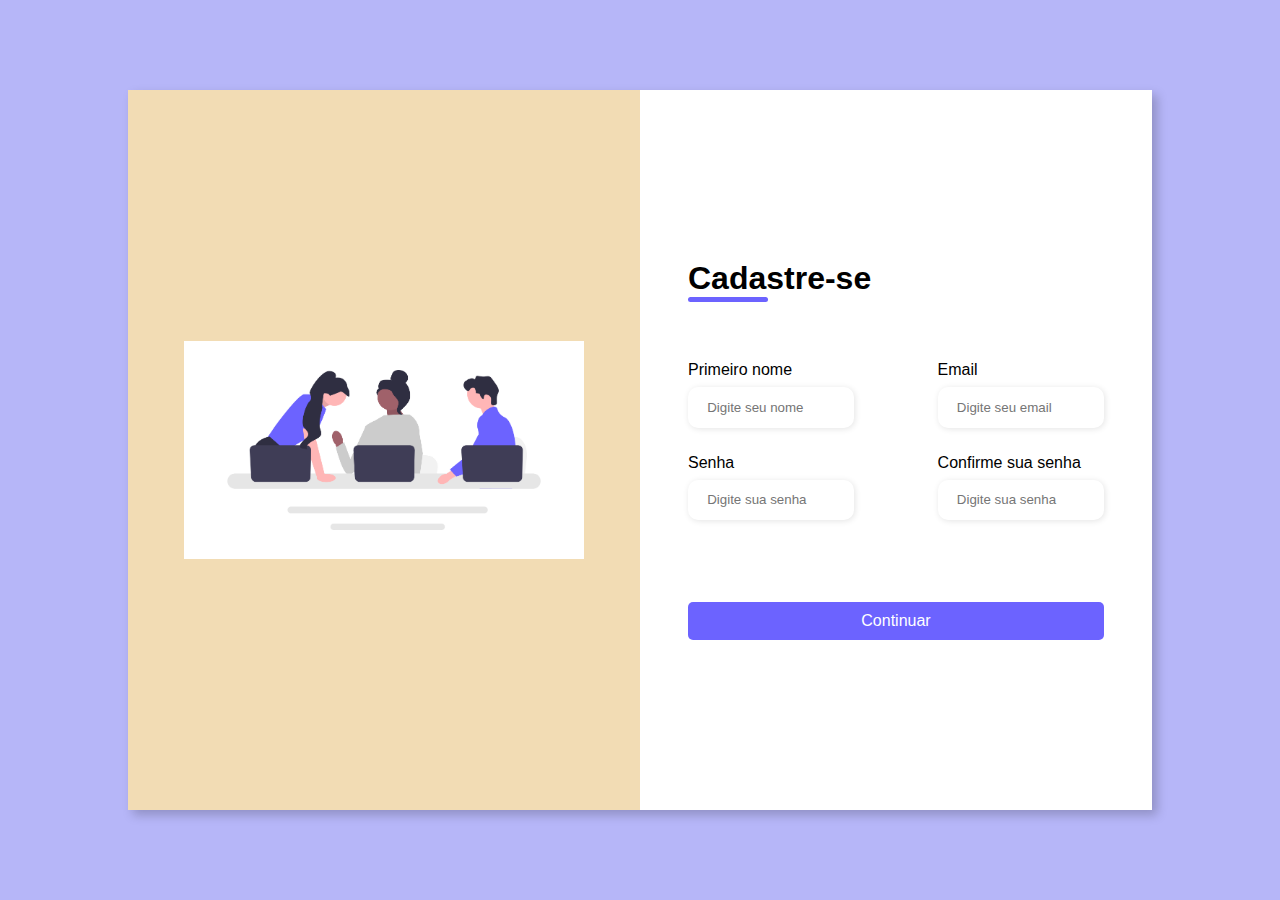
<file: form-page/index.html>
<!DOCTYPE html>
<html lang="en">
<head>
    <meta charset="UTF-8">
    <meta name="viewport" content="width=device-width, initial-scale=1.0">
    <link rel="stylesheet" href="style.css">
    <title>Form</title>
</head>
<body>
    <div class="container">
        <div class="form-image">
            <img src="image.png" alt="">
        </div>
        <div class="form">
            <form action="#">
                <div class="form-header">
                    <div class="title">
                        <h1>Cadastre-se</h1>
                    </div>

                </div>
                <div class="input-group">
                    <div class="input-box">
                        <label for="name">Primeiro nome</label>
                        <input type="text" name="name" id="name" placeholder="Digite seu nome" required>
                    </div>

                    <div class="input-box">
                        <label for="email">Email</label>
                        <input type="email" name="email" id="email" placeholder="Digite seu email" required>
                    </div>

                    <div class="input-box">
                        <label for="password">Senha</label>
                        <input type="password" name="password" id="password" placeholder="Digite sua senha" required>
                    </div>

                    <div class="input-box">
                        <label for="Confirmpassword">Confirme sua senha</label>
                        <input type="password" name="Confirmpassword" id="Confirmpassword" placeholder="Digite sua senha" required>
                    </div>
                </div>

                <div class="continue-button">
                    <button><a href="#">Continuar</a></button>
                </div>
            </form>
        </div>
    </div>


</body>
</html>
</file>
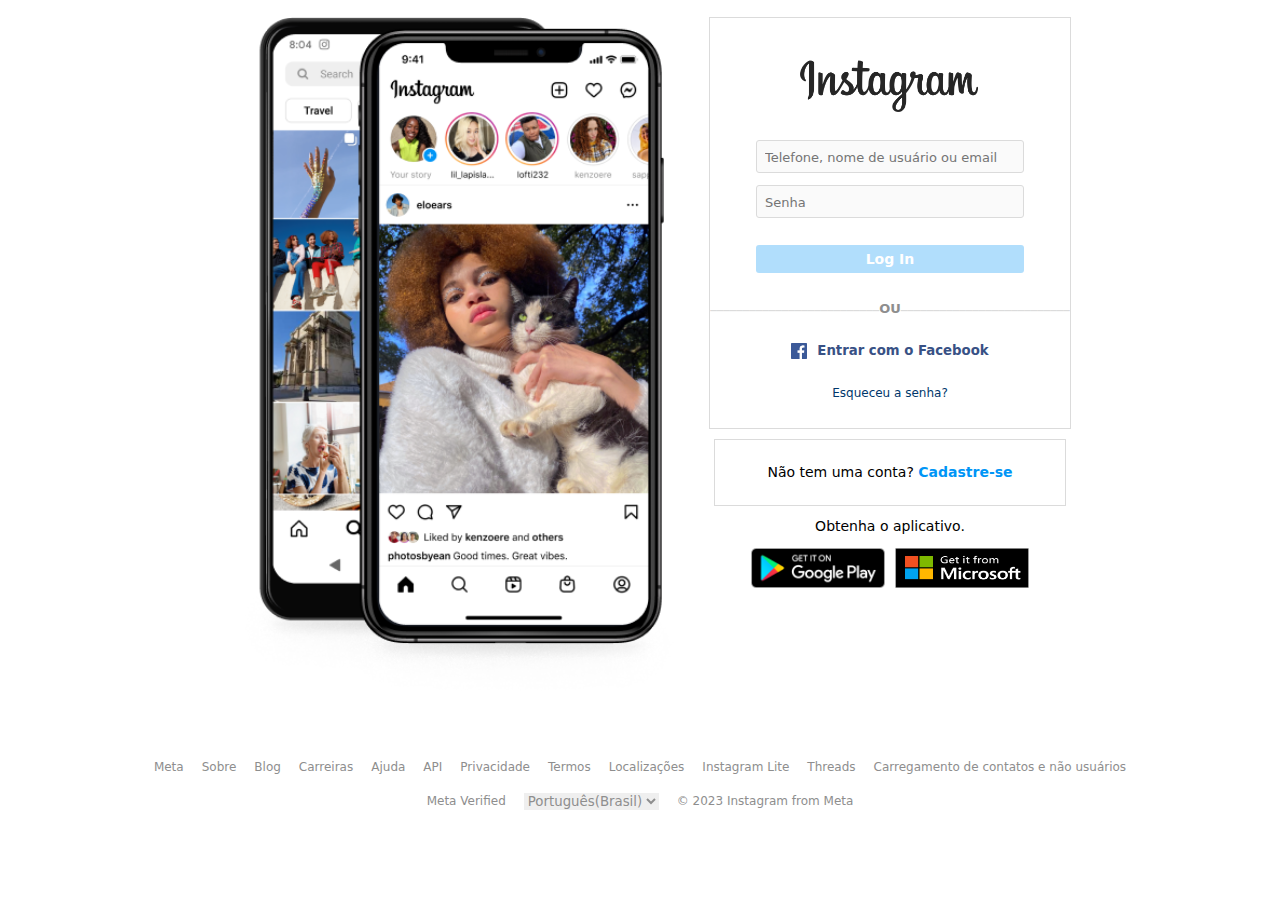
<file: instagram-page/index.html>
<!DOCTYPE html>
<html lang="en">
<head>
    <meta charset="UTF-8">
    <meta name="viewport" content="width=device-width, initial-scale=1.0">
    <link rel="stylesheet" href="style.css">
    <title>Instagram</title>
</head>
<body>
    <section>
        <main>
            <div class="headphone">
               <img src="images/home-phones.png" alt=""> 
               <div>
                <img src="images/page-phones.png" alt="">
               </div>
            </div> 
            <div>
                <div class="second">
                    <div class="first">
                        <img src="images/instagram.png" alt="">
                    </div>
                    <input type="text" placeholder="Telefone, nome de usuário ou email"> 
                    <input type="text" placeholder="Senha"> 
                    <button>Log In</button>
                    <span>
                        <p>__________________________</p>
                        OU
                        <p>__________________________</p>
                    </span>
                    <div class="fb">
                        <img src="images/fb.png" alt="">
                        <h5>Entrar com o Facebook</h5>
                    </div>
                    <small>Esqueceu a senha?</small>
                </div>
                <div class="sub">
                    <p>Não tem uma conta? <span>Cadastre-se</span></p>
                </div>
                <div class="apps">
                    <p>Obtenha o aplicativo.</p>
                    <div class="images">
                        <img src="images/play-store.png" alt="">
                        <img src="images/get-microsoft.png" alt="">
                    </div>
                </div>
            </div>
        </main>

        <footer>
            <span>Meta</span>
            <span>Sobre</span>
            <span>Blog</span>
            <span>Carreiras</span>
            <span>Ajuda</span>
            <span>API</span>
            <span>Privacidade</span>
            <span>Termos</span>
            <span>Localizações</span>
            <span>Instagram Lite</span>
            <span>Threads</span>
            <span>Carregamento de contatos e não usuários</span>
            <span>Meta Verified</span>
            <select >
                <option value="">Português(Brasil)</option>
                <option value="">English</option>
            </select>
            <span>© 2023 Instagram from Meta</span>
        </footer>
    </section>
</body>
</html>
</file>
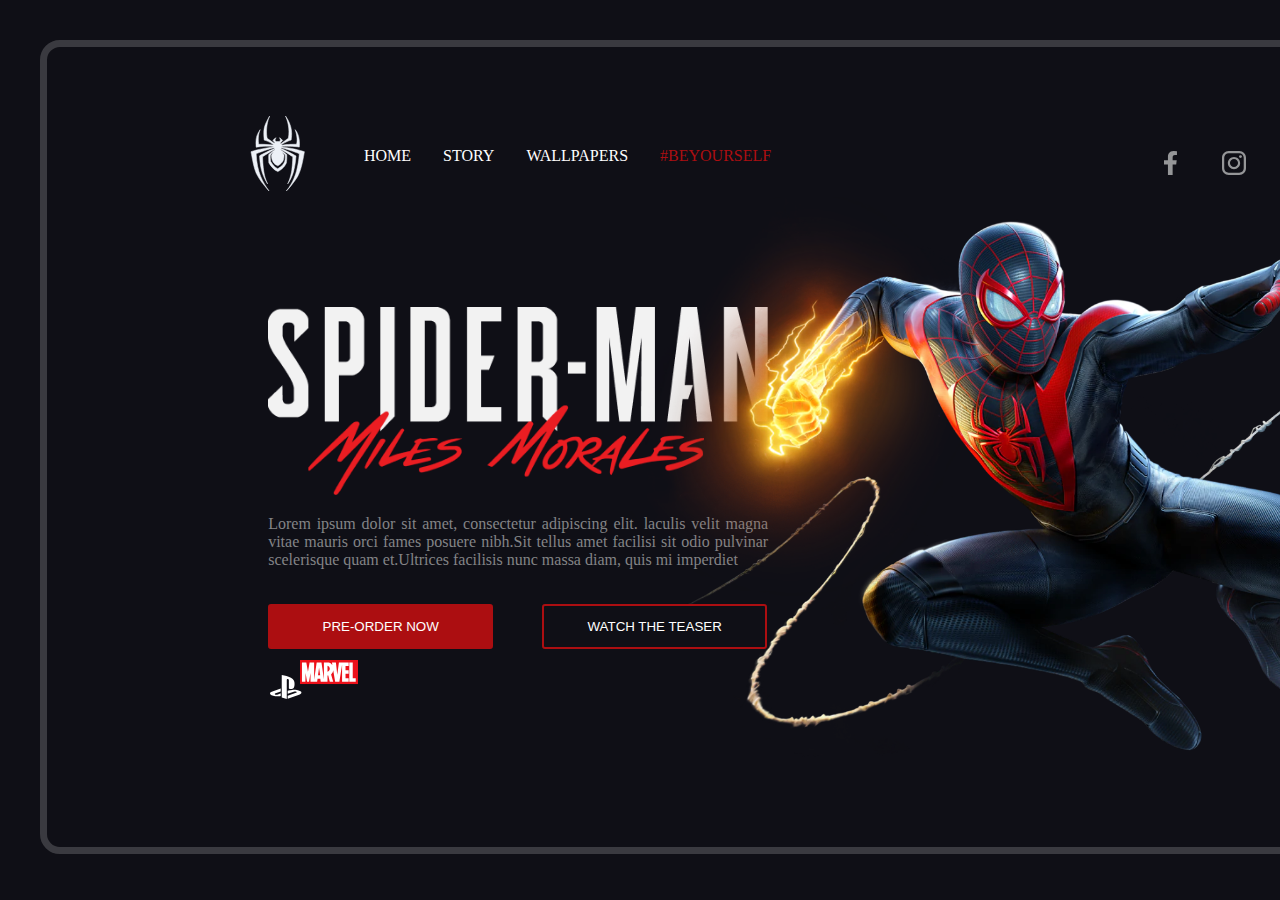
<file: page-miles-morales/index.html>
<!DOCTYPE html>
<html lang="en">
<head>
    <meta charset="UTF-8">
    <meta name="viewport" content="width=device-width, initial-scale=1.0">
    <title>Miles Morales</title>
    <link rel="stylesheet" href="style.css">
</head>
<body>
    <div class="container">
        <header>
            <nav>
                <img class="logo-spiderman" src="img/logo-spider.svg" alt="Logo do homem aranha">
                <div class="nav-items">
                    <a href="#">HOME</a>
                    <a href="#">STORY</a>
                    <a href="#">WALLPAPERS</a>
                    <a class="beyourself" href="#">#BEYOURSELF</a>
                </div>
                <div class="icones">
                    <img src="img/icon-facebook.svg" alt="facebook">
                    <img src="img/icon-instagram.svg" alt="instagram">
                    <img src="img/icon-youtube.svg" alt="youtube">
                    <img src="img/icon-twitter.svg" alt="twitter">
                </div>
            </nav>
        </header>
        <main>  
            <div class="main-box">
                <img  class="miles" src="img/spiderman-text.png" alt="miles text">
                <p class="text">Lorem ipsum dolor sit amet, consectetur adipiscing elit. laculis velit magna vitae mauris orci fames posuere nibh.Sit tellus amet facilisi sit odio pulvinar scelerisque quam et.Ultrices facilisis nunc massa diam, quis mi imperdiet</p>
                <div class="buttons">   
                    <button class="pre-order">PRE-ORDER NOW</button>
                    <button class="teaser">WATCH THE TEASER</button>
                </div>
                <div class="logos-box">
                    <img class="playstation-icon" src="img/ps.svg" alt="playstation">
                    <img class="marvel-icon" src="img/marvel.svg" alt="marvel">
                </div> 
            </div>
            <picture>
                <img class="miles-morales" src="img/miles-morales.png" alt="Homem aranha Miles Morales">
            </picture>
        </main> 
    </div>
</body>
</html>
</file>
<file: form-page/style.css>
*{
    padding: 0;
    margin: 0;
    box-sizing: border-box;
    font-family: sans-serif;
}

body {
    width: 100%;
    height: 100vh;
    display: flex;
    justify-content: center;
    align-items: center;
    background-color: #0c0ce94d;
}

.container {
    width: 80%;
    height: 80vh;
    display: flex;
    box-shadow: 5px 5px 10px rgba(0,0,0, .212);
}

.form-image {
    width: 50%;
    display: flex;
    justify-content: center;
    align-items: center;
    background-color: #fde3a7d7;
    padding: 1rem;
}

.form-image img{
    width: 31rem;
}

.form {
    width: 50%;
    display: flex;
    justify-content: center;
    align-items: center;
    flex-direction: column;
    background-color: #fff;
    padding: 3rem;
}

.form-header {
    margin-bottom: 3rem;
    display: flex;
    justify-content: space-between;
}

.form-header h1::after {
    content: '';
    display: block;
    width: 5rem;
    height: 0.3rem;
    background-color: #6c63ff;
    margin: 0 auto;
    position: absolute;
    border-radius: 10px;
}

.input-group{
    display: flex;
    flex-wrap: wrap;
    justify-content: space-between;
    padding: 1rem 0;
}

.input-box {
    margin-bottom: 1.1rem;
    width: 50%;
}

.input-box input{
    margin: 0.5rem 0;
    border: none;
    padding: 0.8rem 1.2rem;
    border-radius: 10px;
    box-shadow: 1px 1px 6px #0000001c;
    display: block;
}

.continue-button button {
    width: 100%;
    margin-top: 2.5rem;
    border: none;
    background-color: #6c63ff;
    padding: 0.62rem;
    border-radius: 5px;
    cursor: pointer;
}

.continue-button button:hover {
    background-color: #6b63fff1;
}

.continue-button button a {
    text-decoration: none;
    font-size: 1rem;
    font-weight: 500;
    color: #fff;
}

@media screen and (max-width: 1300px){
    .form-image img{
       width: 25rem; 
    }

    .input-box{
        width: 40%;
    }

    .input-box input{
        width: 100%;
    }
}

@media screen and (max-width: 1150px){
    .container{
        width: 85%;
    }

    .form-image img{
        width: 21rem;
    }
}

@media screen and (max-width: 1072px){
    .container{
        width: 90%;
    }
    .form{
        width: 60%;
    }
}

@media screen and (max-width: 920px){
    .container{
        width: 95%;
    }
}

@media screen and (max-width: 877px){
    .form-image{
        width: 40%;
    }
    
    .form-image img{
        width: 17rem;
    }
}

@media screen and (max-width: 800px){
    .form-image{
        width: 35%;
    }

    .form-image img{
        width: 14rem;
    }

    .form{
        width: 70%;
    }
}

@media screen and (max-width: 425px){
    .form-image{
        width: 10%;

    }

    .form-image img{
        width: 0rem;
    }
    
    .form{
        width: 110%;
    }
    
    .input-group{
        flex-direction: column;
    }
    .continue-button{
        width: 70vw;
    }

    .input-box{
        width: 90%;
    }
}

@media screen and (max-width: 320px){
    .form-image{
        width: 0%;
    }

    .form-image img{
        width: 0rem;
    }
    
    .form{
        width: 100%;
    }
}
</file>
<file: instagram-page/style.css>
*{
    margin: 0px;
    padding: 0px;
    font-family: system-ui, -apple-system, BlinkMacSystemFont, 'Segoe UI', Roboto, Oxygen, Ubuntu, Cantarell, 'Open Sans', 'Helvetica Neue', sans-serif;
}

section{
    width: 100%;
    height: 100vh;
    background-color: white;
    display: flex;
    flex-direction: column;
    justify-content: flex-end;
    gap: 40px;
}

main{
    display: flex;
    justify-content: center;
}

.headphone{
    position: relative;
    display: flex;
}
.headphone>img{
    width: 500px;
}
.headphone>div>img{
    position: absolute;
    right: 60px;
    width: 270px;
    top: 25px;
}

.first{
    height: 20%;
    display: flex;
    justify-content: center;
    align-items: center;
}

.first img{
    width: 180px;
}

.second{
    height: 60%;
    display: flex;
    flex-direction: column;
    justify-content: space-evenly;
    align-items: center;
    border: 1px solid #dbdbdb;
}

.second input{
    background-color: #fafafa;
    width: 258px;
    padding: 9px 0px 7px 8px;
    border: 1px solid #dbdbdb;
    font-size: 13px;
    border-radius: 3px;
    margin-top: -15px;
}

.second button{
    background-color: #0095f6;
    border: 1px solid transparent;
    border-radius: 3px;
    opacity: 0.3;
    color: white;
    width: 268px;
    font-weight: 600;
    padding: 5px;
    font-size: 14px;
}

.second span{
    color: #8e8e8e;
    font-size: 13px;
    font-weight: 600;
    width: 100%;
    display: flex;
    justify-content: space-between;
}

span p{
    position: relative;
    bottom: 5px;
    color: #dbdbdb;
}

.fb{
    display: flex;
    justify-content: center;
    gap: 10px;
}

.fb img{
    width: 16px;
    height: 16px;
}

h5{
    color: #385185;
}

small{
    color: #00376b;
    font-size: 12px;
}

.sub{
    width: 350px;
    height: 65px;
    background-color: white;
    border: 1px solid #dbdbdb;
    margin: auto;
    margin-top: 10px;
    display: flex;
    justify-content: center;
    align-items: center;
    font-size: 14px;
}

.sub span{
    color: #0095f6;
    font-weight: 600;
    cursor: pointer;
}

.apps{
    height: 100px;
    font-size: 14px;
    display: flex;
    flex-direction: column;
    align-items: center;
    justify-content: space-evenly;
}

.apps img{
    width: 134px;
    height: 40px;
    margin: 3px;
}

footer{
    margin: 20px auto;
    padding-bottom: 70px;
    width: 1000px;
    height: 50px;
    display: flex;
    justify-content: center;
    align-items: center;
    gap: 18px;
    flex-wrap: wrap;
    color: #8e8e8e;
    font-size: 12px;
}

footer select{
    border: none;
    color: #8e8e8e;
    outline: none;
    cursor: pointer;
}

footer span{}
</file>
<file: page-miles-morales/style.css>
* {
    margin: 0px;
    padding: 0px;
}

body{
    background-color: #0f0f16;
}

.container{
    display: flex;
    border: 7px solid rgba(220, 220, 220, 0.214);
    border-radius: 20px;
    width: 1400px;
    height: 800px;
    margin: 40px;
}

nav{
    display: flex;
}

.logo-spiderman{
    position: absolute;
    left: 230px;
    top: 105px;
}

.nav-items{
    display: flex;
    gap: 2rem;
    position: relative;
    left: 317px;
    top: 100px;
}

.nav-items a{
    color: #ffffff;
    text-decoration: none;
}

.nav-items a:hover{
    text-decoration: underline;
}

.nav-items .beyourself{
    color: #AC0E11;
}

.nav-items .beyourself:visited{
    color: #AC0E11;
}

.icones{
    display: flex;
    gap: 2rem;
    position: relative;
    left: 700px;
    top: 100px;
}

main{
    display: flex;
}

.main-box {
    display: flex;
    flex-direction: column;
    position: relative;
    top: 260px;
    right: 460px;
    width: 500px;
    height: 300px;
}

.main-box p {
    width: 500px;
    color: #838486;
    text-align: justify;
    padding: 20px 0px 35px 0px;
    left: 50px;
    position: relative;
}

.main-box button {
    width: 45%;
    height: 45px;
    color: white;
    border-radius: 3px;
}

.main-box .buttons {
    position: relative;
    left: 50px;
    z-index: 2;
}

.buttons .pre-order {
    background-color: #AC0E11;
    border: 2px solid #AC0E11;
    cursor: pointer;
}

.buttons .teaser {
    background-color: #0f0f16;
    border: 2px solid #AC0E11;
    margin-left: 45px;
    cursor: pointer;
}

.logos-box {
    position: relative;
    margin-top: 7px;
    left: 50px;
}

.logos-box .playstation-icon{
    position: absolute;
    top: 13px;
}

.logos-box .marvel-icon {
    position: absolute;
    left: 30px;
    top: 2px;   
}

.miles {
    padding-left: 50px;
    width: 500px;
}

picture {
    position: relative;
    width: 800px;
    height: 571.24px;
    top: 150px;
    right: 550px;
    z-index: 1;
}

.miles-morales {
    width: 100%;
}
</file>
